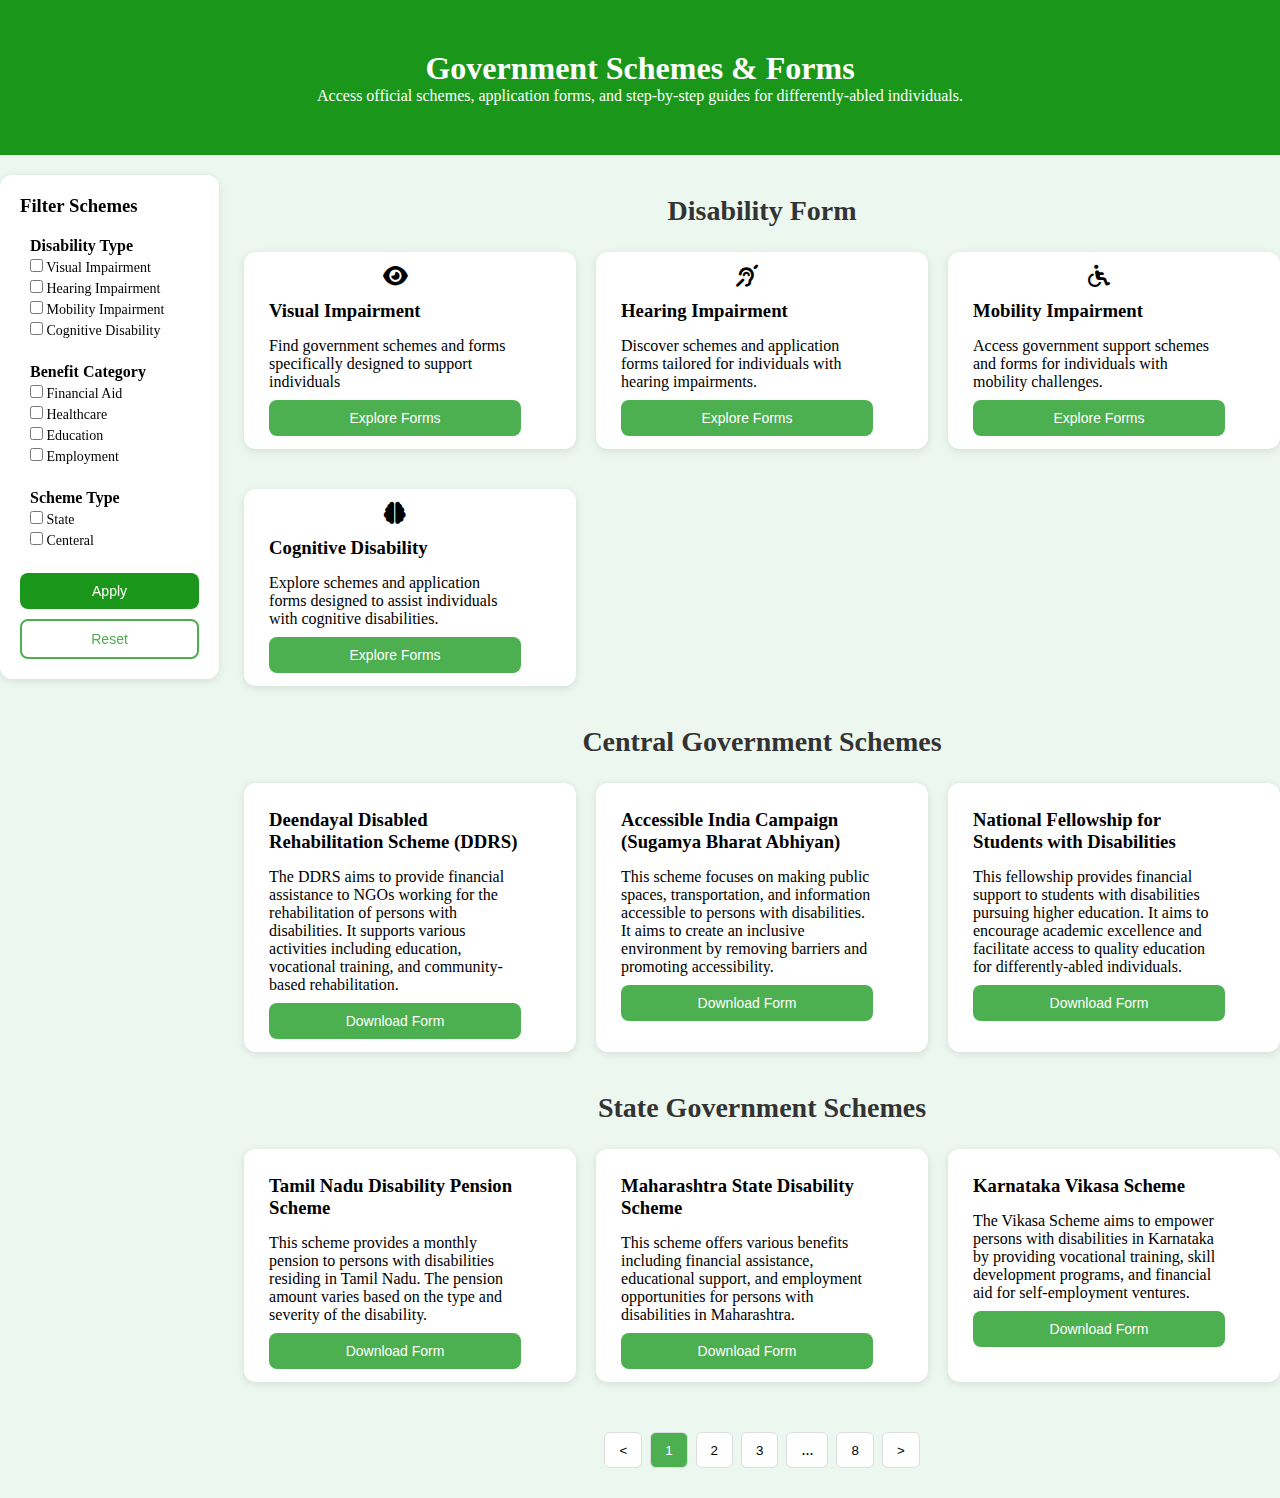
<file: GoveSchForm.html>
<!DOCTYPE html>
<html lang="en">

<head>
    <meta charset="UTF-8">
    <meta name="viewport" content="width=device-width, initial-scale=1.0">
    <title>Document</title>
    <link rel="stylesheet" href="./govscfo.css">
    <link rel="stylesheet" href="https://cdnjs.cloudflare.com/ajax/libs/font-awesome/6.5.0/css/all.min.css">
</head>

<body>
    <header class="heading">
        <h1>Government Schemes & Forms</h1>
        <p>Access official schemes, application forms, and step-by-step guides for differently-abled individuals.</p>
    </header>

    <div class="layout">

        <!-- sideBar -->
        <form class="filter">

            <h3>Filter Schemes</h3>

            <div class="filter-group-er">
                <h4>Disability Type</h4>
                <label for=""><input type="checkbox" class="cd"> Visual Impairment</label>
                <label for=""><input type="checkbox" class="cd"> Hearing Impairment</label>
                <label for=""><input type="checkbox" class="cd"> Mobility Impairment</label>
                <label for=""><input type="checkbox" class="cd"> Cognitive Disability</label>

            </div>

            <div class="filter-group-re">
                <h4>Benefit Category</h4>
                <label for=""><input type="checkbox" class="cd"> Financial Aid</label>
                <label><input type="checkbox" class="cd"> Healthcare</label>
                <label><input type="checkbox" class="cd"> Education</label>
                <label><input type="checkbox" class="cd"> Employment</label>

            </div>
            <div class="filter-group-sc">
                <h4>Scheme Type</h4>
                <label for=""><input type="checkbox" class="cd"> State</label>
                <label><input type="checkbox" class="cd"> Centeral</label>

            </div>
            <button class="app">Apply</button>
            <button type="reset" class="rst">Reset</button>


        </form>

        <div class="main-container">

            <section class="disability">

                <h2 class="main-heading">Disability Form</h2>
                <div class="card-container">
                    <div class="cen-card">
                        <i class="fa-solid fa-eye"></i>
                        <h3 class="hed-card">Visual Impairment</h3>
                        <p class="detail">Find government schemes and forms specifically designed to support individuals
                        </p>
                        <button class="btn"><a href="#">Explore Forms</a></button>

                    </div>

                    <div class="cen-card">
                        <i class="fa-solid fa-ear-deaf"></i>
                        <h3 class="hed-card">Hearing Impairment</h3>
                        <p class="detail">Discover schemes and application forms tailored for individuals with hearing
                            impairments.</p>
                        <button class="btn"><a href="#">Explore Forms</a></button>
                    </div>

                    <div class="cen-card">
                        <i class="fa-solid fa-wheelchair"></i>
                        <h3 class="hed-card">Mobility Impairment</h3>
                        <p class="detail">Access government support schemes and forms for individuals with mobility
                            challenges.</p>
                        <button class="btn"><a href="#">Explore Forms</a></button>
                    </div>

                    <div class="cen-card">
                        <i class="fa-solid fa-brain"></i>
                        <h3 class="hed-card">Cognitive Disability</h3>
                        <p class="detail">Explore schemes and application forms designed to assist individuals with
                            cognitive disabilities.</p>
                        <button class="btn"><a href="#">Explore Forms</a></button>
                    </div>
            </section>

            <section class="section">

                <h2 class="main-heading">Central Government Schemes</h2>

                <div class="card-container">




                    <div class="cen-card">
                        <h3 class="hed-card">Deendayal Disabled Rehabilitation Scheme (DDRS)</h3>
                        <p class="detail">The DDRS aims to provide financial assistance to NGOs working for the
                            rehabilitation of persons
                            with disabilities. It supports various activities including education, vocational training,
                            and
                            community-based rehabilitation.</p>
                        <button class="btn"><a href="#">Download Form</a></button>
                    </div>

                    <div class="cen-card">
                        <h3 class="hed-card">Accessible India Campaign (Sugamya Bharat Abhiyan)</h3>
                        <p class="detail">This scheme focuses on making public spaces, transportation, and information
                            accessible to persons
                            with disabilities. It aims to create an inclusive environment by removing barriers and
                            promoting
                            accessibility.</p>
                        <button class="btn"><a href="#">Download Form</a></button>
                    </div>

                    <div class="cen-card">
                        <h3 class="hed-card">National Fellowship for Students with Disabilities</h3>
                        <p class="detail">This fellowship provides financial support to students with disabilities
                            pursuing
                            higher education.
                            It aims to encourage academic excellence and facilitate access to quality education for
                            differently-abled individuals.</p>
                        <button class="btn"><a href="#">Download Form</a></button>
                    </div>

                </div>

            </section>

            <section class="section2">

                <h2 class="main-heading">State Government Schemes</h2>

                <div class="card-container">

                    <div class="cen-card">
                        <h3 class="hed-card">Tamil Nadu Disability Pension Scheme</h3>
                        <p class="detail">This scheme provides a monthly pension to persons with disabilities residing
                            in
                            Tamil Nadu. The pension amount varies based on the type and severity of the disability.</p>
                        <button class="btn"><a href="#">Download Form</a></button>
                    </div>

                    <div class="cen-card">
                        <h3 class="hed-card">Maharashtra State Disability Scheme</h3>
                        <p class="detail">This scheme offers various benefits including financial assistance,
                            educational
                            support, and employment opportunities for persons with disabilities in Maharashtra.</p>
                        <button class="btn"><a href="#">Download Form</a></button>
                    </div>
                    <div class="cen-card">
                        <h3 class="hed-card">Karnataka Vikasa Scheme</h3>
                        <p class="detail">The Vikasa Scheme aims to empower persons with disabilities in Karnataka by
                            providing vocational training, skill development programs, and financial aid for
                            self-employment
                            ventures.</p>
                        <button class="btn"><a href="#">Download Form</a></button>
                    </div>
                </div>
            </section>
            <!-- Pagination -->
            <div class="pagination">
                <button>&lt;</button>
                <button class="active">1</button>
                <button>2</button>
                <button>3</button>
                <span>...</span>
                <button>8</button>
                <button>&gt;</button>
            </div>
        </div>



    </div>
</body>

</html>
</file>
<file: govscfo.css>
*{
    margin: 0;
    padding: 0;
    box-sizing: border-box;
}
body {
    background-color: rgb(236 247 240);
}
.cd{
     accent-color: #4CAF50;
     /* color: white; */
}
.heading{
    background: rgb(26, 151, 26);
    color: white;
    text-align: center;
    padding: 50px 20px;
}


.layout{

    margin-top: 20px;
    display: flex;
    gap: 25px;
}

.filter{
    position: sticky;
    top: 30px;
    width: 300px;
    background-color: #ffff;
    padding: 20px;
    border-radius: 12px;
    height: fit-content;
    box-shadow: 0 2px 8px rgba(0,0,0,0.1);
}

.filter h3{
    margin-bottom: 10px;
}
.filter-group{
    margin-bottom: 15px;
}
.filter-group h4 {
    margin-bottom: 8px;
    font-size: 15px;
}

.filter-group label {
    display: block;
    margin: 4px 0;
    font-size: 14px;
}

.app,.rst{
    width: 100%;
    padding: 10px;
    margin-top: 10px;
    border: none;
    border-radius: 8px;
    cursor: pointer;
    font-size: 14px;
}
.rst{
    border: 2px solid #4CAF50;
    background: #fff;
    color: #4CAF50;
}
.rst:hover{
    background: rgb(26, 151, 26);
    color: white;
}


.app{
    background: rgb(26, 151, 26);
    color: white;
}
.app:hover{
     border: 2px solid #4CAF50;
    background: #fff;
    color: #4CAF50;
}
.filter-group-er:hover{
    /* padding: 10px; */
    width: fit-content;
     height: auto;
    border-radius: 12px;
    background-color: #e0dede;
}
.filter-group-er label {
    display: block;
    margin: 4px 0;
    font-size: 14px;
}
.filter-group-er{
    width: fit-content;
     height: auto;
     padding: 10px;
     /* background-color: #4CAF50; */
}
.filter-group-re:hover{
    /* padding: 10px; */
    width: fit-content;
     height: auto;
    border-radius: 12px;
    background-color: #e0dede;
}
.filter-group-re label {
    display: block;
    margin: 4px 0;
    font-size: 14px;
}
.filter-group-re{
    width: fit-content;
     height: auto;
     padding: 10px;
     /* background-color: #4CAF50; */
}
.filter-group-sc:hover{
    /* padding: 10px; */
    width: fit-content;
     height: auto;
    border-radius: 12px;
    background-color: #e0dede;
}
.filter-group-sc label {
    display: block;
    margin: 4px 0;
    font-size: 14px;
}
.filter-group-sc{
    width: fit-content;
     height: auto;
     padding: 10px;
     /* background-color: #4CAF50; */
}

/* form */

.main-heading{
    text-align: center;
    font-size: 28px;
    margin-bottom: 25px;
    margin-top: 20px;
    color: #333;
}
.hed-card{
    margin-top: 13px;

}
.cen-card i{
    font-size: 22px;
    text-align: center;
}
.card-container{
    margin-top: 20px;
    display: grid;
    grid-template-columns: repeat(auto-fit, minmax(300px, 1fr));
    gap: 20px;
}
.cen-card{
        display: flex;
    flex-direction: column;
    background-color: #ffff;
    /* padding: 20px; */
    padding: 13px 55px 13px 25px;
    border-radius: 12px;
    box-shadow: 0 2px 8px rgba(0,0,0,0.1);
    margin-bottom: 20px;
    transition: 0.3s;
}   
.cen-card:hover{
    transform: translateY(-6px);
    box-shadow: 0 8px 18px rgba(0,0,0,0.15);
}
.cen-card h3{
    margin-bottom: 15px;
}
.btn{
    margin-top: 9px;
    background-color: #4CAF50;
    color: white;
    padding: 10px 15px;
    border: none;
    border-radius: 8px;
    cursor: pointer;
    font-size: 14px;
}
.btn:hover{
    background-color: #45a049;
}
.btn a{
    color: white;
    text-decoration: none;
}




/* Pagination */
.pagination {
    margin: 30px 0;
    display: flex;
    justify-content: center;
    gap: 8px;
}

.pagination button, .pagination span {
    padding: 8px 14px;
    background: #fff;
    border: 1px solid #ddd;
    border-radius: 6px;
}

.pagination .active {
    background: #4CAF50;
    color: #fff;
}
</file>
